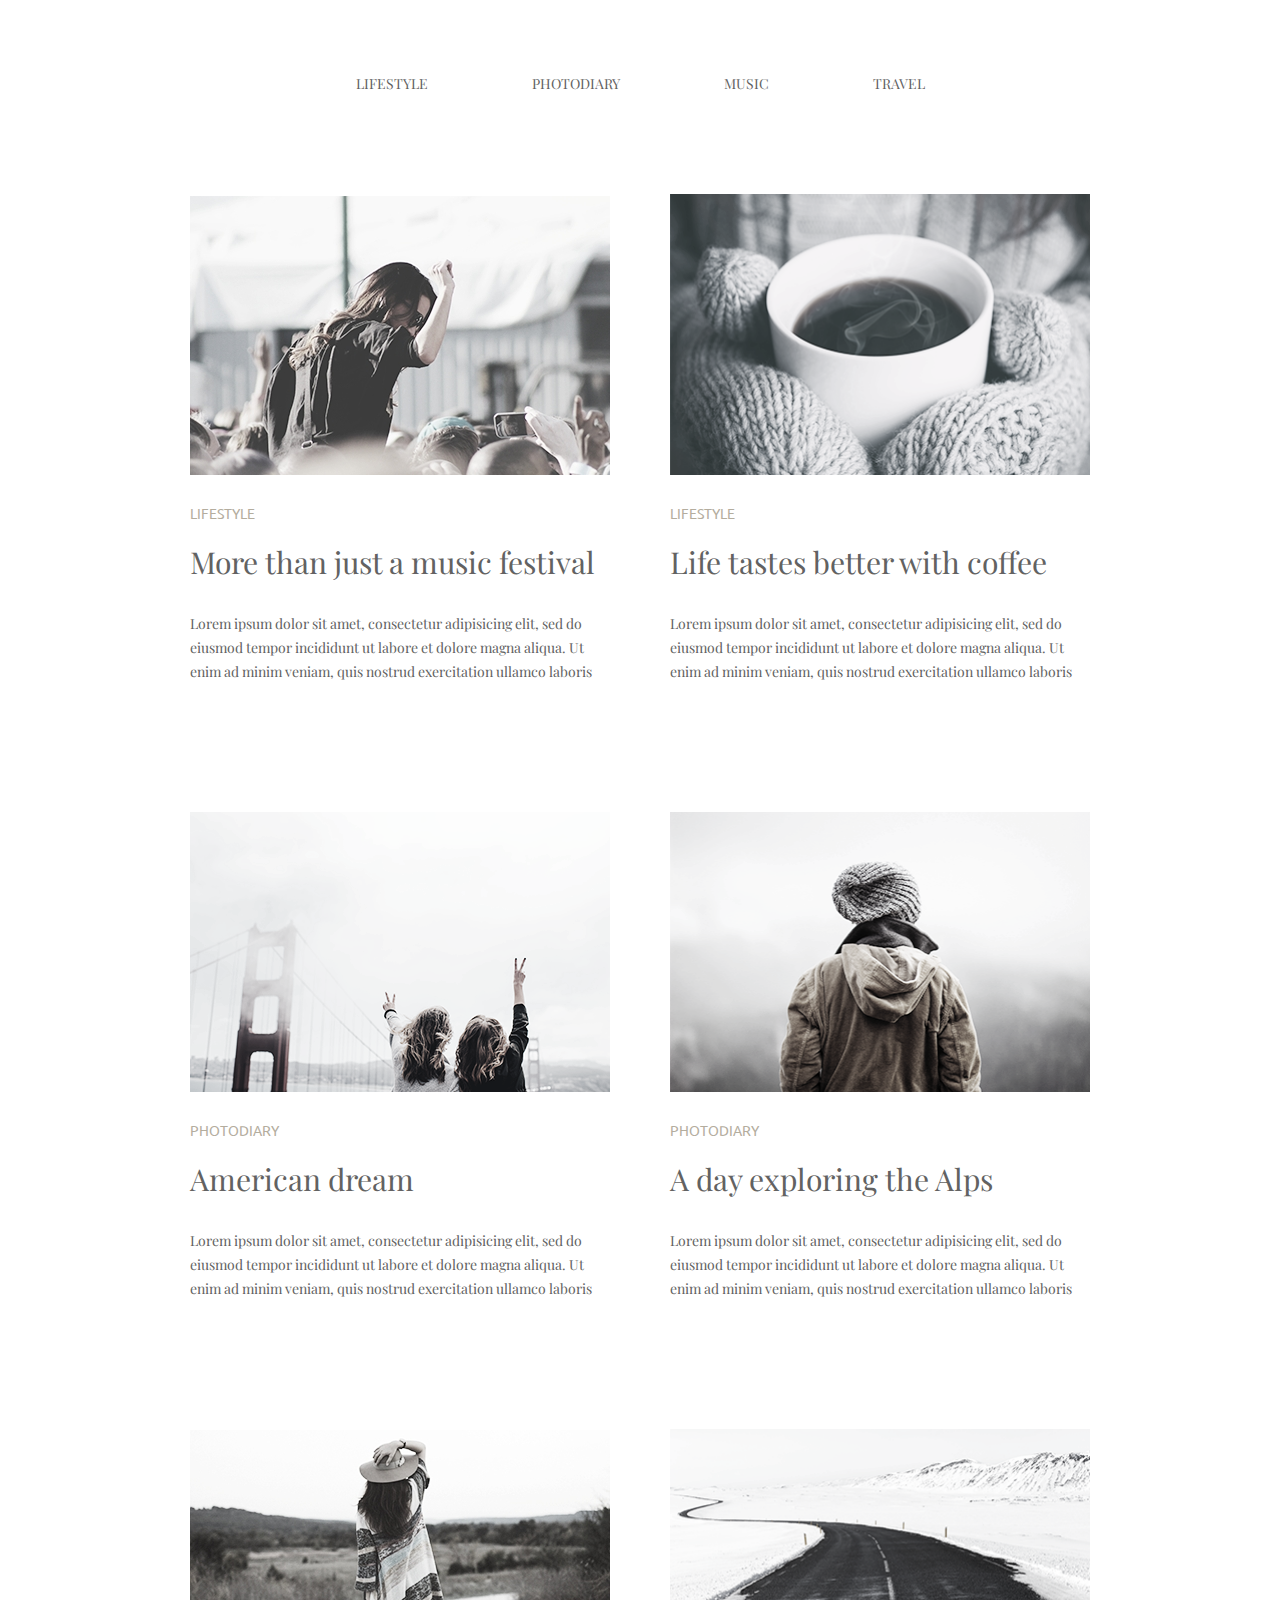
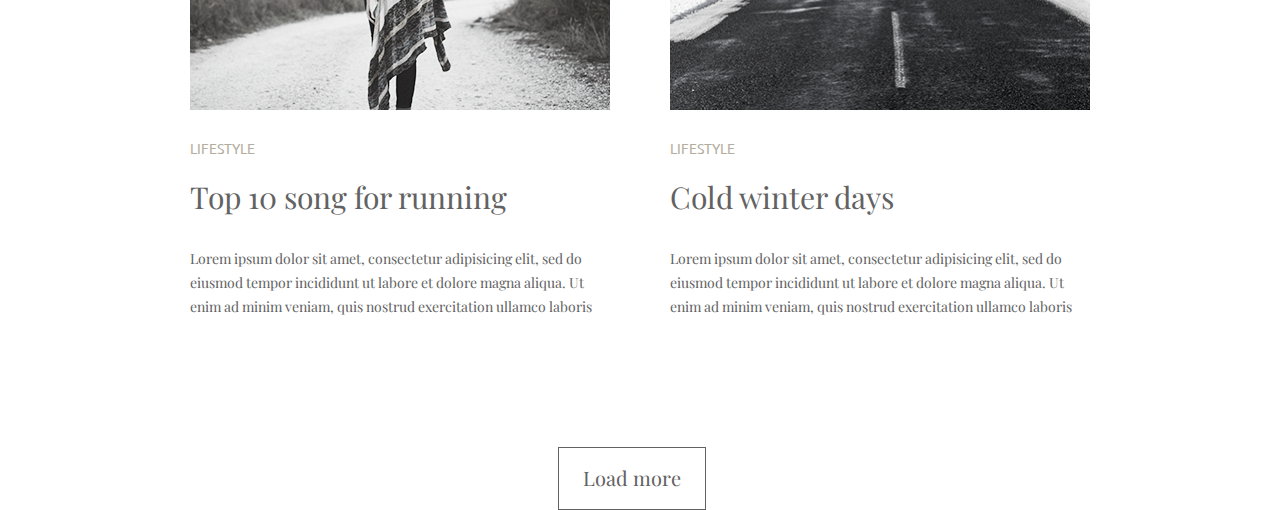
<file: hm-html-css/module3/index.html>
<!DOCTYPE html>
<html lang="en">
<head>
    <meta charset="UTF-8">
    <meta http-equiv="X-UA-Compatible" content="IE=edge">
    <meta name="viewport" content="width=device-width, initial-scale=1.0">
    <link rel="stylesheet" href="css/style.css">
    <link rel="stylesheet" href="css/normalize.css">
    <link rel="preconnect" href="https://fonts.googleapis.com">
    <link rel="preconnect" href="https://fonts.gstatic.com" crossorigin>
    <link href="https://fonts.googleapis.com/css2?family=Playfair+Display&family=Ubuntu:wght@300&display=swap" rel="stylesheet">
    <title>Homework 3</title>
</head>
<body>
<header>
    <nav class="page-nav">
        <ul class="list-nav">
            <li class="item-nav"><a href="#" class="link-nav">lifestyle</a></li>
            <li class="item-nav"><a href="#" class="link-nav">photodiary</a></li>
            <li class="item-nav"><a href="#" class="link-nav">music</a></li>
            <li class="item-nav"><a href="#" class="link-nav">travel</a></li>
        </ul>
    </nav>
</header>

<main>
    <div class="article-box">
        <article class="article">
            <img class="article-image" src="img/festival.jpg" alt="People at the festival">
            <p class="article-about">lifestyle</p>
            <h3 class="article-header">More than just a music festival</h3>
            <p class="article-text">Lorem ipsum dolor sit amet, consectetur adipisicing elit, sed do eiusmod tempor incididunt ut labore et dolore magna aliqua. Ut enim ad minim veniam, quis nostrud exercitation ullamco laboris nisi ut aliquip ex ea commodo consequat. Duis aute irure dolor in reprehenderit in voluptate velit esse cillum dolore eu fugiat nulla pariatur. Excepteur sint occaecat cupidatat non proident, sunt in culpa qui officia deserunt mollit anim id est laborum. Sed ut perspiciatis unde omnis iste natus error sit voluptatem accusantium doloremque laudantium, totam rem aperiam, eaque ipsa quae ab illo inventore veritatis et quasi architecto beatae vitae dicta sunt explicabo. Nemo enim ipsam voluptatem quia voluptas sit aspernatur aut odit aut fugit, sed quia consequuntur magni dolores eos qui ratione voluptatem sequi nesciunt. Neque porro quisquam est, qui dolorem ipsum quia dolor sit amet, consectetur, adipisci velit, sed quia non numquam eius modi tempora incidunt ut labore et dolore magnam aliquam quaerat voluptatem.</p>
        </article>

        <article class="article">
            <img class="article-image" src="img/coffee.jpg" alt="Cup of coffee">
            <p class="article-about">lifestyle</p>
            <h3 class="article-header">Life tastes better with coffee</h3>
            <p class="article-text">Lorem ipsum dolor sit amet, consectetur adipisicing elit, sed do eiusmod tempor incididunt ut labore et dolore magna aliqua. Ut enim ad minim veniam, quis nostrud exercitation ullamco laboris nisi ut aliquip ex ea commodo consequat. Duis aute irure dolor in reprehenderit in voluptate velit esse cillum dolore eu fugiat nulla pariatur. Excepteur sint occaecat cupidatat non proident, sunt in culpa qui officia deserunt mollit anim id est laborum. Sed ut perspiciatis unde omnis iste natus error sit voluptatem accusantium doloremque laudantium, totam rem aperiam, eaque ipsa quae ab illo inventore veritatis et quasi architecto beatae vitae dicta sunt explicabo. Nemo enim ipsam voluptatem quia voluptas sit aspernatur aut odit aut fugit, sed quia consequuntur magni dolores eos qui ratione voluptatem sequi nesciunt. Neque porro quisquam est, qui dolorem ipsum quia dolor sit amet, consectetur, adipisci velit, sed quia non numquam eius modi tempora incidunt ut labore et dolore magnam aliquam quaerat voluptatem.</p>
        </article>

        <article class="article">
            <img class="article-image" src="img/bridge and people.jpg" alt="2 girls in front of the bridge">
            <p class="article-about">photodiary</p>
            <h3 class="article-header">American dream</h3>
            <p class="article-text">Lorem ipsum dolor sit amet, consectetur adipisicing elit, sed do eiusmod tempor incididunt ut labore et dolore magna aliqua. Ut enim ad minim veniam, quis nostrud exercitation ullamco laboris nisi ut aliquip ex ea commodo consequat. Duis aute irure dolor in reprehenderit in voluptate velit esse cillum dolore eu fugiat nulla pariatur. Excepteur sint occaecat cupidatat non proident, sunt in culpa qui officia deserunt mollit anim id est laborum. Sed ut perspiciatis unde omnis iste natus error sit voluptatem accusantium doloremque laudantium, totam rem aperiam, eaque ipsa quae ab illo inventore veritatis et quasi architecto beatae vitae dicta sunt explicabo. Nemo enim ipsam voluptatem quia voluptas sit aspernatur aut odit aut fugit, sed quia consequuntur magni dolores eos qui ratione voluptatem sequi nesciunt. Neque porro quisquam est, qui dolorem ipsum quia dolor sit amet, consectetur, adipisci velit, sed quia non numquam eius modi tempora incidunt ut labore et dolore magnam aliquam quaerat voluptatem.</p>
        </article>

        <article class="article">
            <img class="article-image" src="img/human.jpg" alt="Man on alp background">
            <p class="article-about">photodiary</p>
            <h3 class="article-header">A day exploring the Alps</h3>
            <p class="article-text">Lorem ipsum dolor sit amet, consectetur adipisicing elit, sed do eiusmod tempor incididunt ut labore et dolore magna aliqua. Ut enim ad minim veniam, quis nostrud exercitation ullamco laboris nisi ut aliquip ex ea commodo consequat. Duis aute irure dolor in reprehenderit in voluptate velit esse cillum dolore eu fugiat nulla pariatur. Excepteur sint occaecat cupidatat non proident, sunt in culpa qui officia deserunt mollit anim id est laborum. Sed ut perspiciatis unde omnis iste natus error sit voluptatem accusantium doloremque laudantium, totam rem aperiam, eaque ipsa quae ab illo inventore veritatis et quasi architecto beatae vitae dicta sunt explicabo. Nemo enim ipsam voluptatem quia voluptas sit aspernatur aut odit aut fugit, sed quia consequuntur magni dolores eos qui ratione voluptatem sequi nesciunt. Neque porro quisquam est, qui dolorem ipsum quia dolor sit amet, consectetur, adipisci velit, sed quia non numquam eius modi tempora incidunt ut labore et dolore magnam aliquam quaerat voluptatem.</p>
        </article>

        <article class="article">
            <img class="article-image" src="img/girl on the road.jpg" alt="Girl in the middle of the road">
            <p class="article-about">lifestyle</p>
            <h3 class="article-header">Top 10 song for running</h3>
            <p class="article-text">Lorem ipsum dolor sit amet, consectetur adipisicing elit, sed do eiusmod tempor incididunt ut labore et dolore magna aliqua. Ut enim ad minim veniam, quis nostrud exercitation ullamco laboris nisi ut aliquip ex ea commodo consequat. Duis aute irure dolor in reprehenderit in voluptate velit esse cillum dolore eu fugiat nulla pariatur. Excepteur sint occaecat cupidatat non proident, sunt in culpa qui officia deserunt mollit anim id est laborum. Sed ut perspiciatis unde omnis iste natus error sit voluptatem accusantium doloremque laudantium, totam rem aperiam, eaque ipsa quae ab illo inventore veritatis et quasi architecto beatae vitae dicta sunt explicabo. Nemo enim ipsam voluptatem quia voluptas sit aspernatur aut odit aut fugit, sed quia consequuntur magni dolores eos qui ratione voluptatem sequi nesciunt. Neque porro quisquam est, qui dolorem ipsum quia dolor sit amet, consectetur, adipisci velit, sed quia non numquam eius modi tempora incidunt ut labore et dolore magnam aliquam quaerat voluptatem.</p>
        </article>

        <article class="article">
            <img class="article-image" src="img/snow road.jpg" alt="Winter road">
            <p class="article-about">lifestyle </p>
            <h3 class="article-header">Cold winter days</h3>
            <p class="article-text">Lorem ipsum dolor sit amet, consectetur adipisicing elit, sed do eiusmod tempor incididunt ut labore et dolore magna aliqua. Ut enim ad minim veniam, quis nostrud exercitation ullamco laboris nisi ut aliquip ex ea commodo consequat. Duis aute irure dolor in reprehenderit in voluptate velit esse cillum dolore eu fugiat nulla pariatur. Excepteur sint occaecat cupidatat non proident, sunt in culpa qui officia deserunt mollit anim id est laborum. Sed ut perspiciatis unde omnis iste natus error sit voluptatem accusantium doloremque laudantium, totam rem aperiam, eaque ipsa quae ab illo inventore veritatis et quasi architecto beatae vitae dicta sunt explicabo. Nemo enim ipsam voluptatem quia voluptas sit aspernatur aut odit aut fugit, sed quia consequuntur magni dolores eos qui ratione voluptatem sequi nesciunt. Neque porro quisquam est, qui dolorem ipsum quia dolor sit amet, consectetur, adipisci velit, sed quia non numquam eius modi tempora incidunt ut labore et dolore magnam aliquam quaerat voluptatem.</p>
        </article>

        <button class="article-button">
            <a href="#">
                <span class="article-button-text">Load more</span>
            </a>
        </button>
    </div>

</main>
    
</body>
</html>
</file>
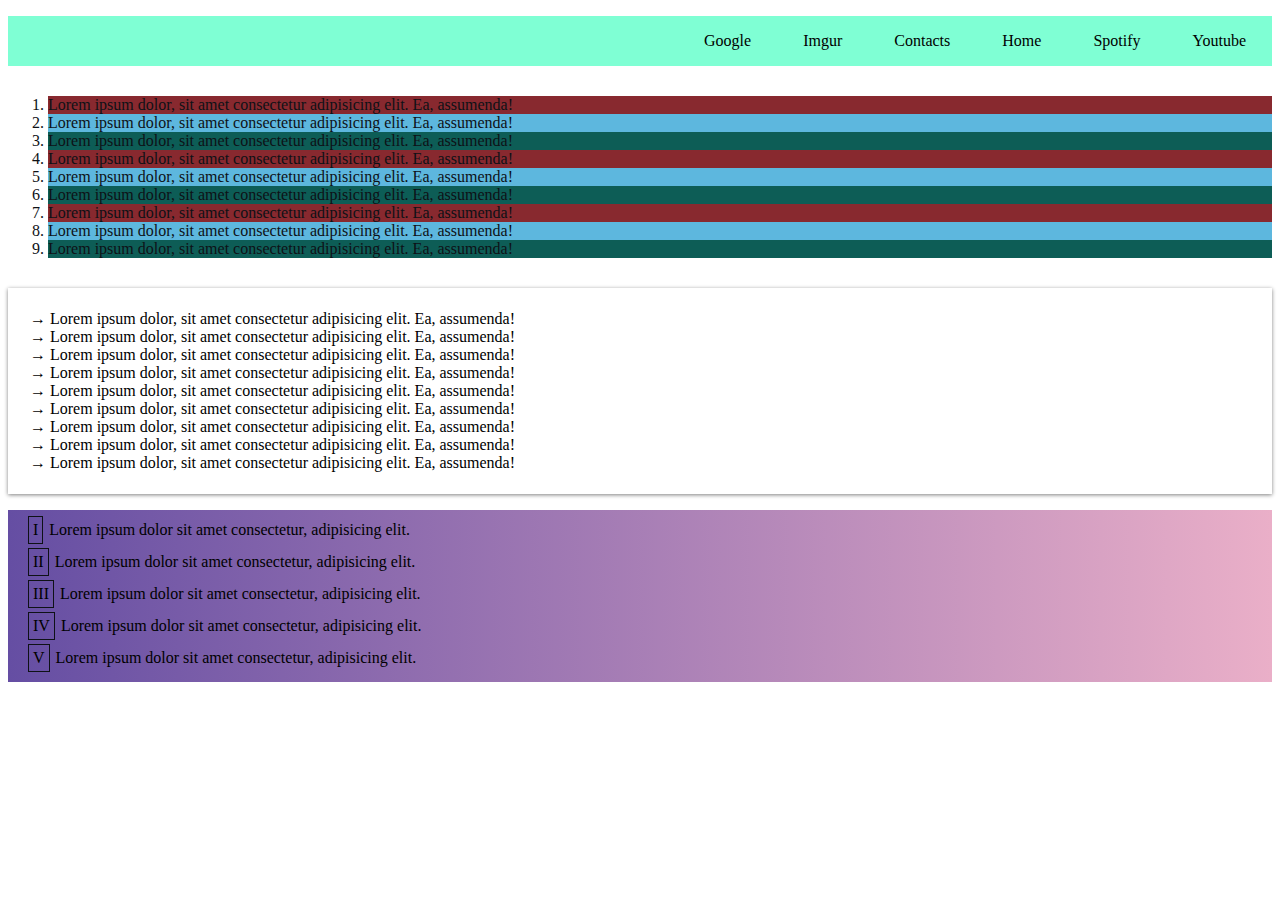
<file: hm-html-css/module4/index.html>
<!DOCTYPE html>
<html lang="en">
<head>
    <meta charset="UTF-8">
    <meta http-equiv="X-UA-Compatible" content="IE=edge">
    <meta name="viewport" content="width=device-width, initial-scale=1.0">
    <link rel="stylesheet" href="css/style.css">
    <title>Document</title>
</head>
<body>
    <!-- task 1 -->
    <div class="box">
    <ul class="list-menu clearfix">
        <li class="list-item">Youtube</li>
        <li class="list-item">Spotify</li>
        <li class="list-item">Home</li>
        <li class="list-item">Contacts</li> 
        <li class="list-item">Imgur</li>
        <li class="list-item">Google</li>
    </ul>
    </div>

    <!-- task 2 -->
    <div class="cont">
        <ol class="list">
            <li class="item">Lorem ipsum dolor, sit amet consectetur adipisicing elit. Ea, assumenda!</li>
            <li class="item">Lorem ipsum dolor, sit amet consectetur adipisicing elit. Ea, assumenda!</li>
            <li class="item">Lorem ipsum dolor, sit amet consectetur adipisicing elit. Ea, assumenda!</li>
            <li class="item">Lorem ipsum dolor, sit amet consectetur adipisicing elit. Ea, assumenda!</li>
            <li class="item">Lorem ipsum dolor, sit amet consectetur adipisicing elit. Ea, assumenda!</li>
            <li class="item">Lorem ipsum dolor, sit amet consectetur adipisicing elit. Ea, assumenda!</li>
            <li class="item">Lorem ipsum dolor, sit amet consectetur adipisicing elit. Ea, assumenda!</li>
            <li class="item">Lorem ipsum dolor, sit amet consectetur adipisicing elit. Ea, assumenda!</li>
            <li class="item">Lorem ipsum dolor, sit amet consectetur adipisicing elit. Ea, assumenda!</li>
        </ol>
    </div>

    <!-- task 3 -->
    <div class="container">
        <ul class="ul-list">
            <li class="li-item">Lorem ipsum dolor, sit amet consectetur adipisicing elit. Ea, assumenda!</li>
            <li class="li-item">Lorem ipsum dolor, sit amet consectetur adipisicing elit. Ea, assumenda!</li>
            <li class="li-item">Lorem ipsum dolor, sit amet consectetur adipisicing elit. Ea, assumenda!</li>
            <li class="li-item">Lorem ipsum dolor, sit amet consectetur adipisicing elit. Ea, assumenda!</li>
            <li class="li-item">Lorem ipsum dolor, sit amet consectetur adipisicing elit. Ea, assumenda!</li>
            <li class="li-item">Lorem ipsum dolor, sit amet consectetur adipisicing elit. Ea, assumenda!</li>
            <li class="li-item">Lorem ipsum dolor, sit amet consectetur adipisicing elit. Ea, assumenda!</li>
            <li class="li-item">Lorem ipsum dolor, sit amet consectetur adipisicing elit. Ea, assumenda!</li>
            <li class="li-item">Lorem ipsum dolor, sit amet consectetur adipisicing elit. Ea, assumenda!</li>
        </ul>
    </div>

    <!-- task 4 -->
    <div class="contain">
        <ul class="lists">
            <li class="lists-item">Lorem ipsum dolor sit amet consectetur, adipisicing elit.</li>
            <li class="lists-item">Lorem ipsum dolor sit amet consectetur, adipisicing elit.</li>
            <li class="lists-item">Lorem ipsum dolor sit amet consectetur, adipisicing elit.</li>
            <li class="lists-item">Lorem ipsum dolor sit amet consectetur, adipisicing elit.</li>
            <li class="lists-item">Lorem ipsum dolor sit amet consectetur, adipisicing elit.</li>
        </ul>
    </div>
</body>
</html>
</file>
<file: hm-html-css/module3/css/style.css>
html {
    width: 900px;
    margin: auto;
}

/* navigation page */
.page-nav {
    margin-top: 72px;
    margin-bottom: 98px;
}

.list-nav {
    width: 570px;
    margin: 0px;
    padding: 0px 166px;
}

.item-nav {
    display: inline-block;
    font-size: 0;
}

.item-nav:nth-child(-n+3) {
    margin-right: 100px;
}

.link-nav {
    font-family: "Playfair Display";
    text-transform: uppercase;
    text-decoration: none;
    font-size: 14px;
    font-weight: 400;
    line-height: 24px;
    color: #626262;
}

.link-nav:hover,
.link-nav:focus {
    color: #03a9f4;
}

/* Articles section */

.article-box {
    font-size: 0;
}

.article {
    font-family: "Playfair Display";
    display: inline-block;
    width: 420px;
    height: 480px;
    margin-right: 60px;
}

.article:nth-child(2n+2) {
    margin-right: 0px;
}

.article-image {
    width: 100%;
    height: auto;
    margin-bottom: 30px;
}

.article-about {
    font-family: 'Ubuntu', sans-serif;
    text-transform: uppercase;
    font-size: 14px;
    line-height: 17px;
    color: #b4ad9e;
    margin: 0 0 22px 0;
}

.article-header {
    font-size: 30px;
    line-height: 36px;
    font-weight: 400;
    color: #626262;
    margin: 0 0 32px 0;
}

.article-text {
    margin: 0 0 130px 0;
    font-size: 14px;
    line-height: 24px;
    font-weight: 400;
    height: 70px;
    color: #626262;
    overflow: hidden;
}

.article-button {
    font-size: 20px;
    line-height: 24px;
    background: none;
    border: 1px #626262 solid;
    padding: 18px 24px;
    margin: 0 368px;
}

.article-button a {
    text-decoration: none;
}

.article-button-text {
    font-family: "Playfair Display";
    color: #626262;
}
</file>
<file: hm-html-css/module4/css/style.css>
.clearfix::after {
    content: "";
    display: table;
    clear: both;
  }

.box {
 background-color: aquamarine;
 height: 50px;
 margin: 0 0 30px;
}

.list-menu li:hover {
 background-color: darkorange;
 color: darkred ;
}

.list-item {
  list-style-type: none;
  margin: 10px 20px;
  padding: 6px;
  float: right;
}

.cont {
  margin: 0 0 30px;
}

.list {
  color: #0E1116;
}

.list li:nth-child(3n+1) {
  background-color: #88292F;
}

.list li:nth-child(3n+2) {
  background-color: #5DB7DE;
}

.list li:nth-child(3n+3) {
  background-color: #0D5D56;
}

.ul-list {
  list-style-type: none;
  padding: 22px;
  box-shadow: grey 0px 1px 4px;
}

.ul-list li::before {
  content: "\2192" " ";
}

.lists {
  background: linear-gradient(to right, #654ea3, #eaafc8);
  padding: 6px 0 6px 0;
}

.lists-item {
  counter-increment: numbers;
}

.lists li {
  list-style-type: none;
  margin: 0 0 0 20px;
  padding: 0 0 4px 0;
}

.lists li::before {
  display: inline-block;
  content: counter(numbers, upper-roman) ' ';
  margin: 0 6px 0 0;
  border: 1px solid #0E1116;
  padding: 4px;
}
</file>
